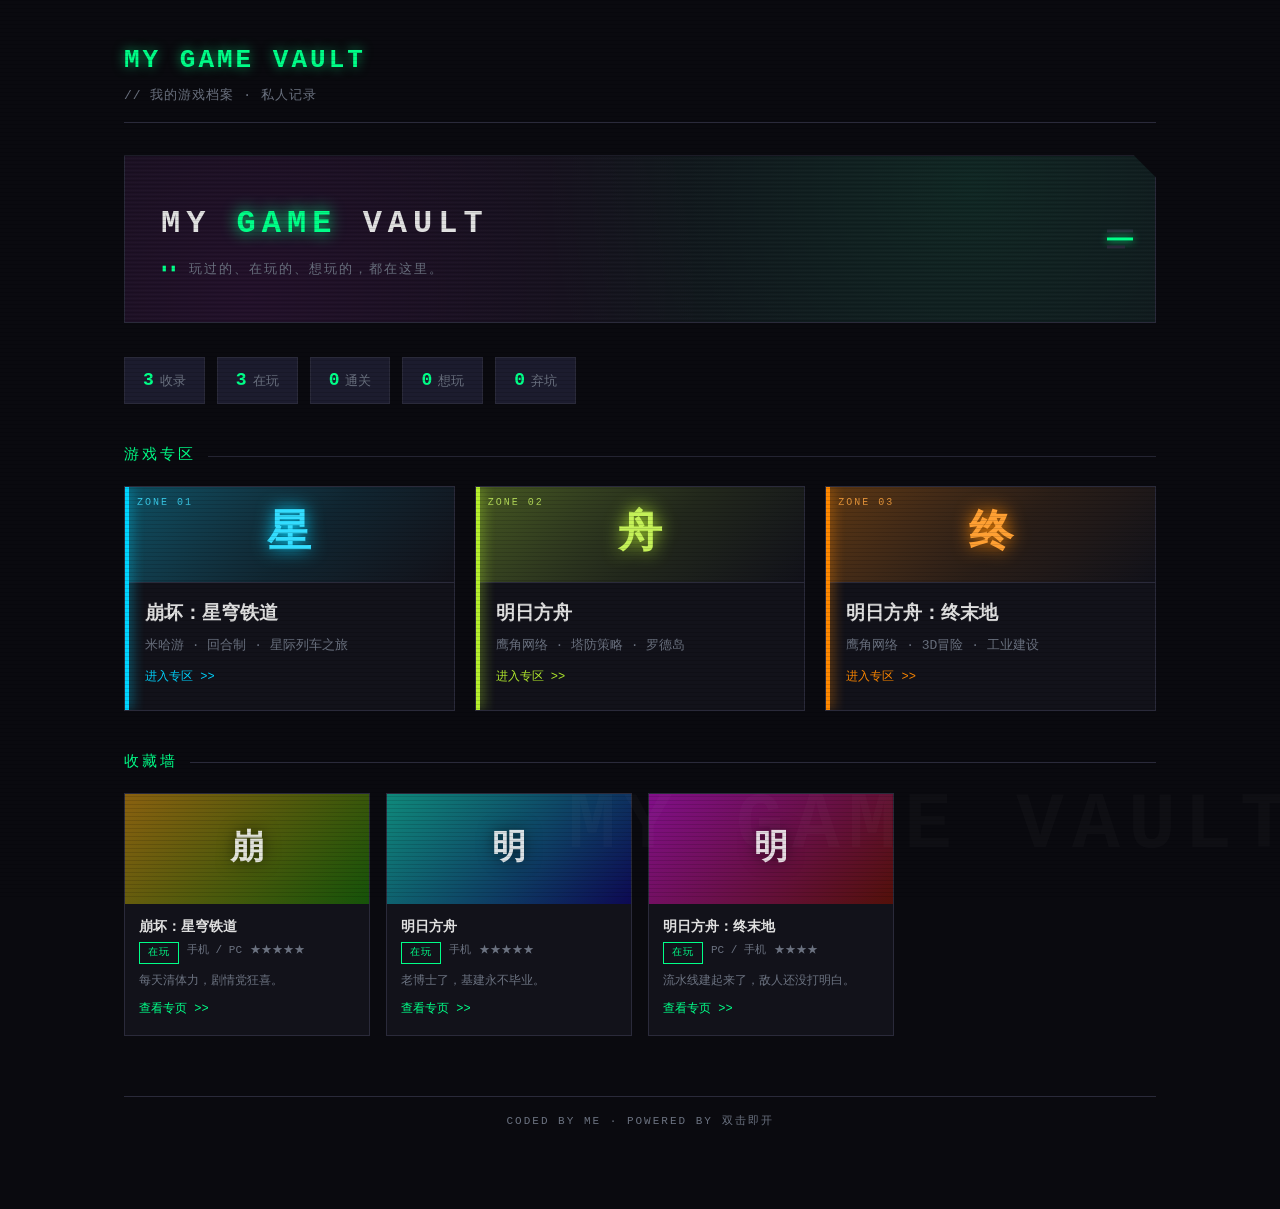
<file: index.html>
<!DOCTYPE html>
<html lang="zh-CN">
<head>
  <meta charset="UTF-8">
  <meta name="viewport" content="width=device-width, initial-scale=1.0">
  <title>我的游戏档案</title>
  <link rel="stylesheet" href="style.css">
</head>
<body>
  <div class="wrap">

    <div class="topbar">
      <div>
        <h1>MY GAME VAULT</h1>
        <div class="subtitle">// 我的游戏档案 · 私人记录</div>
      </div>
    </div>

    <!-- 站点横幅 -->
    <div class="hero-banner">
      <h2>MY <span>GAME</span> VAULT</h2>
      <div class="tagline">玩过的、在玩的、想玩的，都在这里。</div>
      <div class="hud"><i></i><i></i><i></i></div>
    </div>

    <!-- 统计（由下面的脚本自动计算，不用手动改） -->
    <div class="stats" id="stats"></div>

    <!-- ===== 游戏专区 ===== -->
    <div class="sec-title">游戏专区</div>
    <div class="zones">
      <a class="zone" href="hsr.html" style="--z:#00d4ff">
        <div class="zcover"><div class="ztag">ZONE 01</div><div class="zglyph">星</div></div>
        <div class="zbody">
          <h2>崩坏：星穹铁道</h2>
          <p>米哈游 · 回合制 · 星际列车之旅</p>
          <span class="go">进入专区 &gt;&gt;</span>
        </div>
      </a>
      <a class="zone" href="arknights.html" style="--z:#b5ee2e">
        <div class="zcover"><div class="ztag">ZONE 02</div><div class="zglyph">舟</div></div>
        <div class="zbody">
          <h2>明日方舟</h2>
          <p>鹰角网络 · 塔防策略 · 罗德岛</p>
          <span class="go">进入专区 &gt;&gt;</span>
        </div>
      </a>
      <a class="zone" href="endfield.html" style="--z:#ff8800">
        <div class="zcover"><div class="ztag">ZONE 03</div><div class="zglyph">终</div></div>
        <div class="zbody">
          <h2>明日方舟：终末地</h2>
          <p>鹰角网络 · 3D冒险 · 工业建设</p>
          <span class="go">进入专区 &gt;&gt;</span>
        </div>
      </a>
    </div>

    <!-- ===== 收藏墙（数据在 games.js 里改） ===== -->
    <div class="sec-title">收藏墙</div>
    <div class="wall" id="wall"></div>

    <footer>CODED BY ME · POWERED BY 双击即开</footer>
  </div>

  <script src="games.js"></script>
  <script>
    const statusText = { playing: "在玩", done: "已通关", wish: "想玩", dropped: "弃坑" };
    // 每个游戏自动生成一个好看的渐变色（按名字哈希）
    function gradient(name) {
      let h = 0;
      for (const c of name) h = (h * 31 + c.charCodeAt(0)) % 360;
      return `linear-gradient(135deg, hsl(${h} 80% 30%), hsl(${(h + 70) % 360} 80% 18%))`;
    }

    // 统计
    const count = s => games.filter(g => g.status === s).length;
    document.getElementById("stats").innerHTML = `
      <div class="stat"><b>${games.length}</b>收录</div>
      <div class="stat"><b>${count("playing")}</b>在玩</div>
      <div class="stat"><b>${count("done")}</b>通关</div>
      <div class="stat"><b>${count("wish")}</b>想玩</div>
      <div class="stat"><b>${count("dropped")}</b>弃坑</div>`;

    // 收藏墙
    document.getElementById("wall").innerHTML = games.map(g => `
      <div class="gcard">
        <div class="cover" style="background:${gradient(g.name)}">
          ${g.cover ? `<img src="${g.cover}" alt="${g.name}">` : g.name[0]}
        </div>
        <div class="info">
          <div class="gname">${g.name}</div>
          <div class="meta">
            <span class="badge badge-${g.status}">${statusText[g.status]}</span>
            <span>${g.platform}</span>
            <span>${"★".repeat(g.rating) || "未评分"}</span>
          </div>
          ${g.comment ? `<div class="comment">${g.comment}</div>` : ""}
          ${g.page ? `<a class="link" href="${g.page}">查看专页 &gt;&gt;</a>` : ""}
        </div>
      </div>`).join("");
  </script>
</body>
</html>
</file>
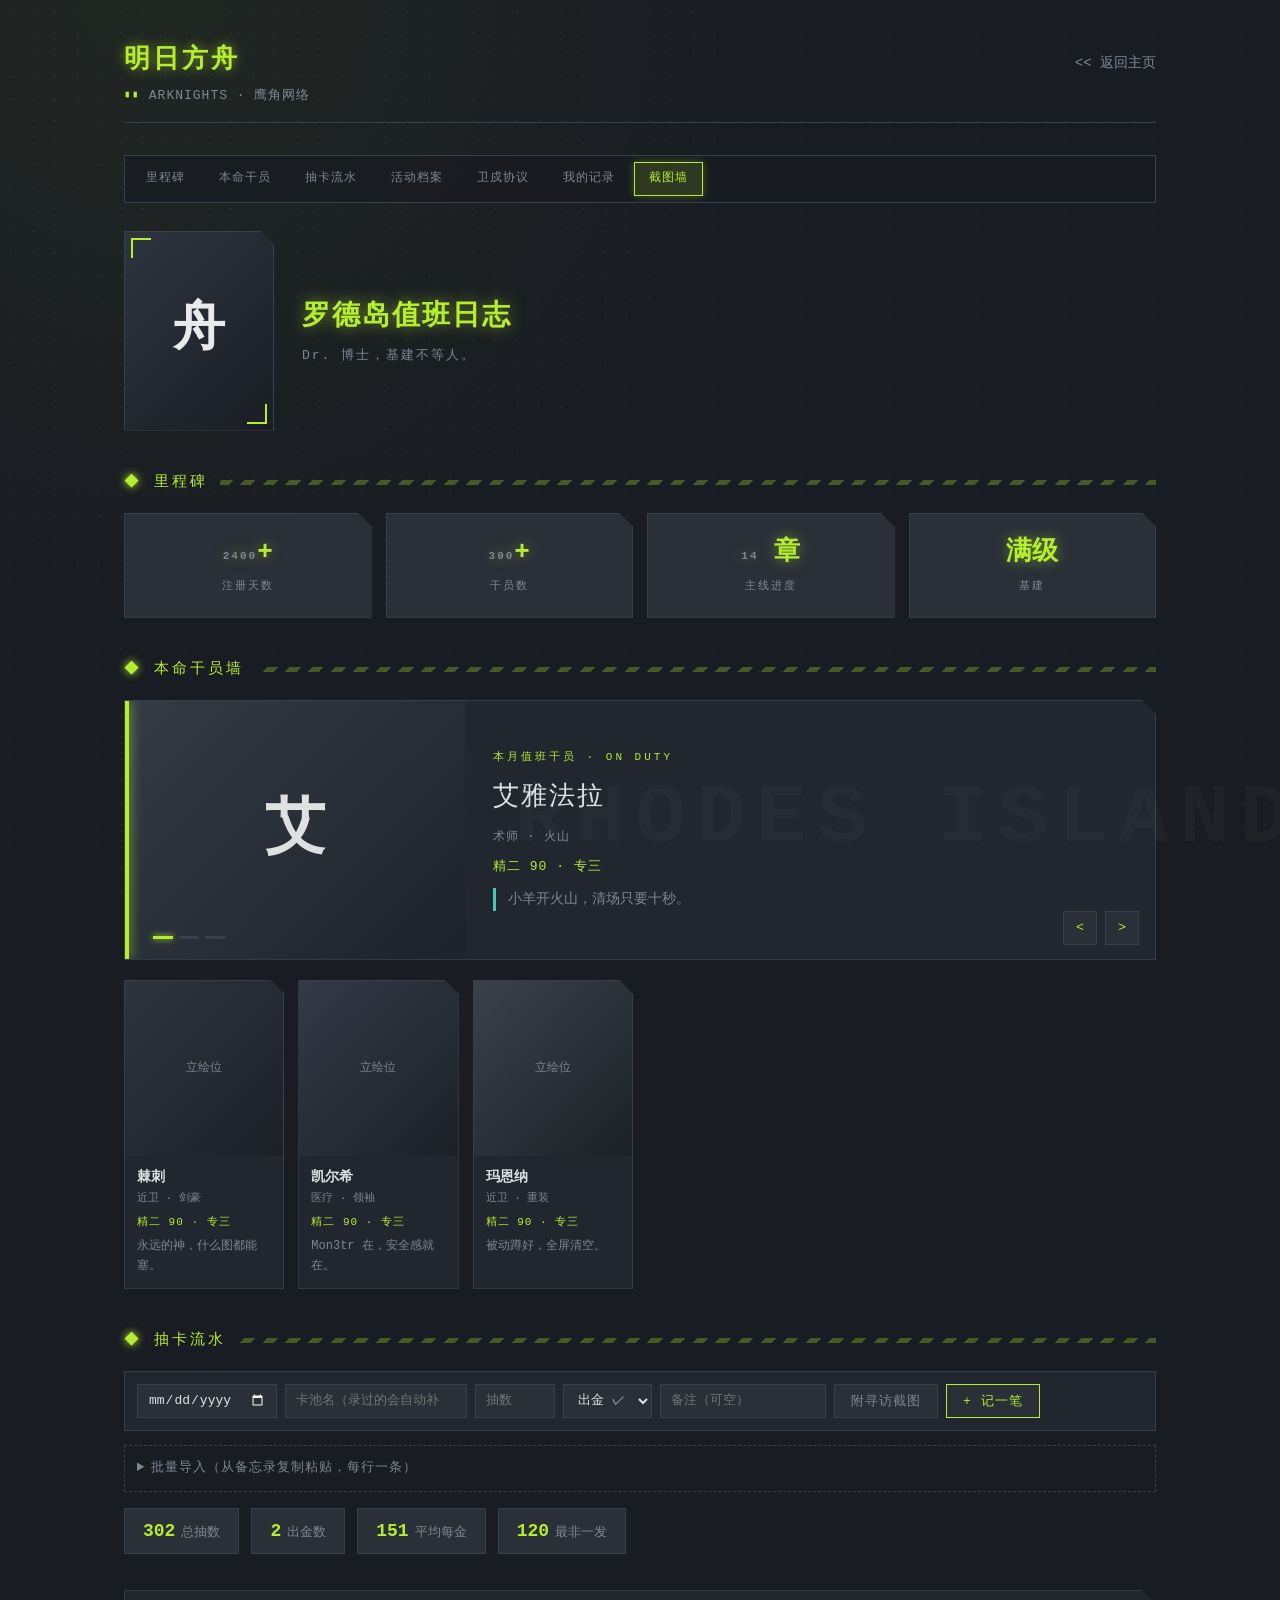
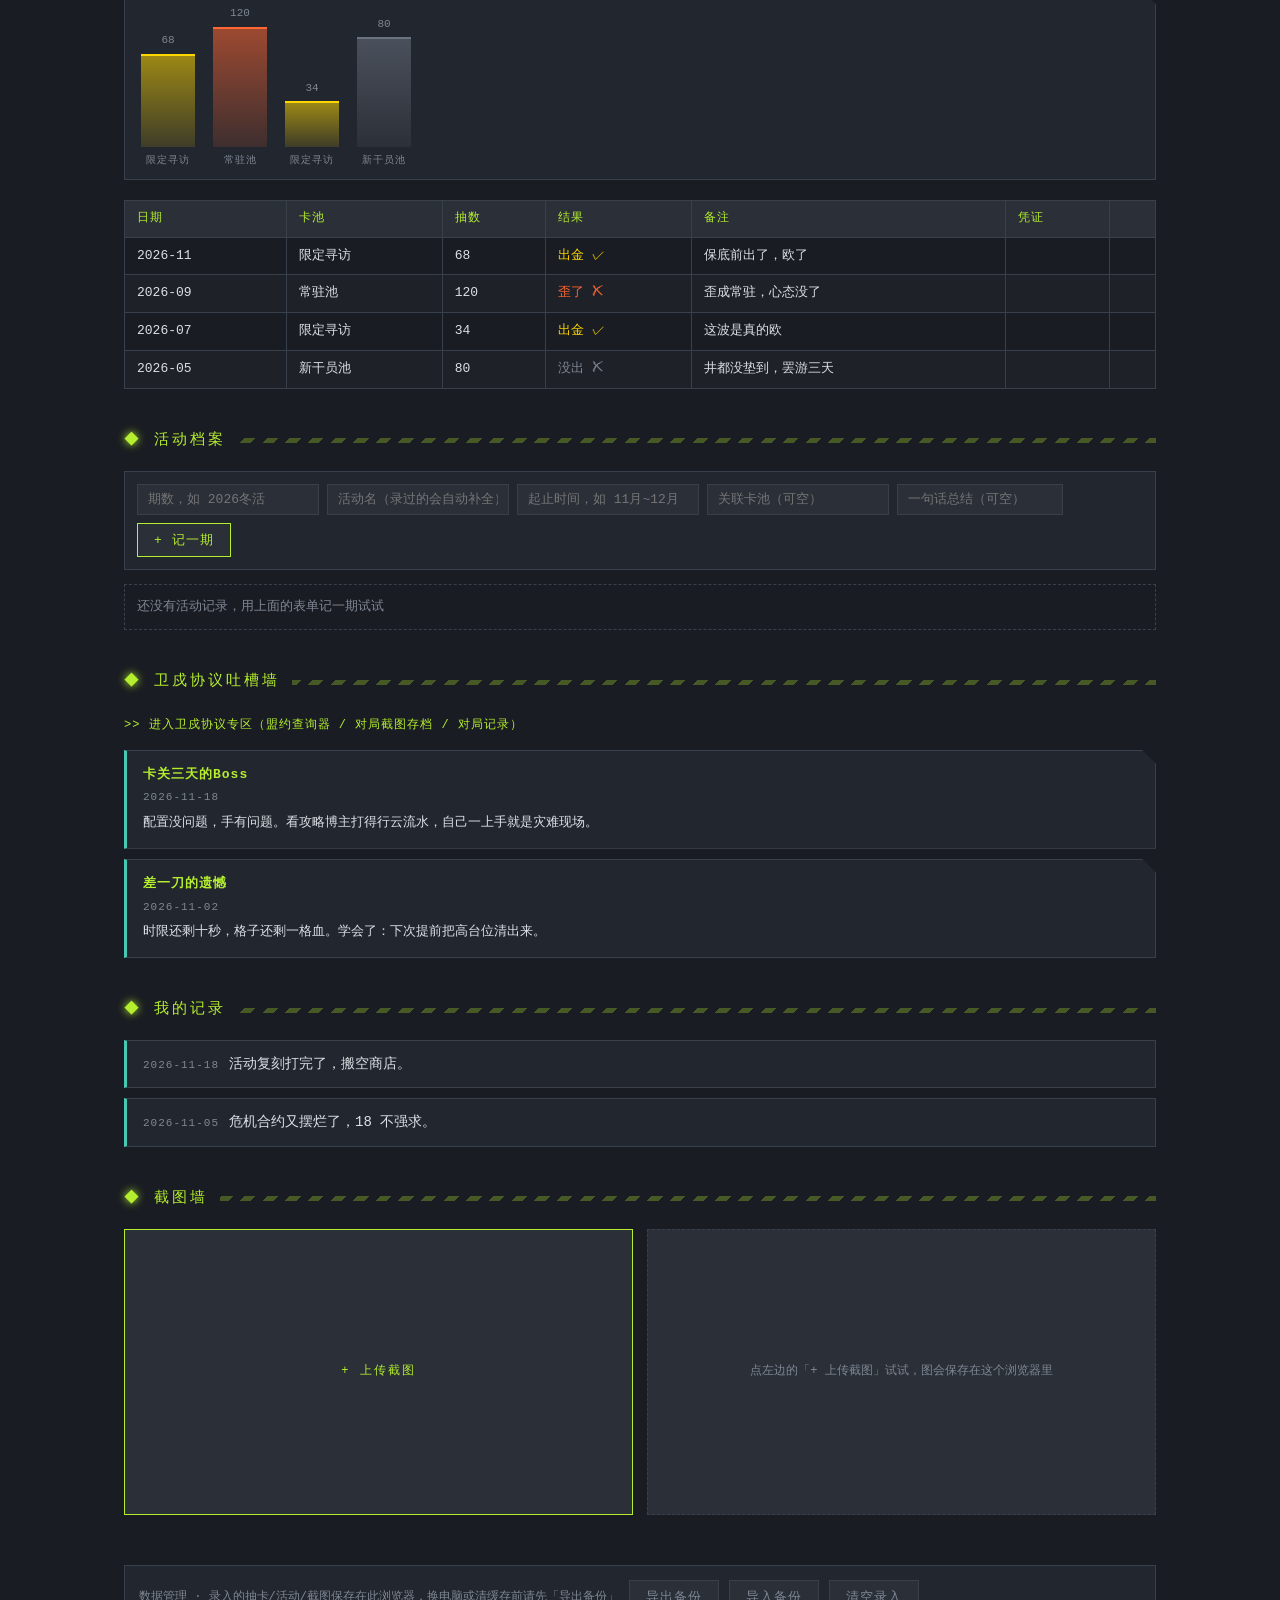
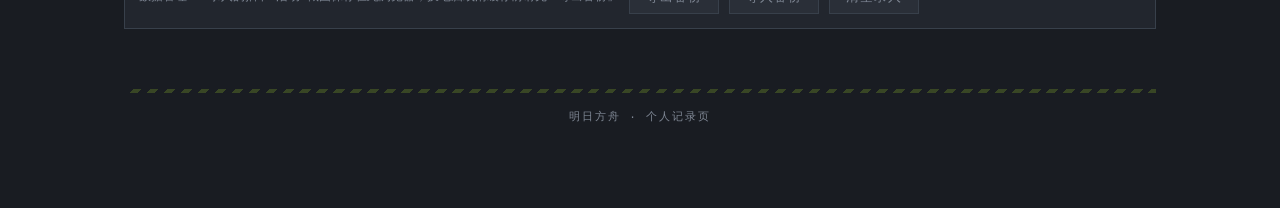
<file: arknights.html>
<!DOCTYPE html>
<html lang="zh-CN">
<head>
  <meta charset="UTF-8">
  <meta name="viewport" content="width=device-width, initial-scale=1.0">
  <title>明日方舟 - 我的游戏档案</title>
  <link rel="stylesheet" href="style.css">
</head>
<body class="theme-ak">
  <div class="wrap">

    <div class="topbar">
      <div>
        <h1>明日方舟</h1>
        <div class="subtitle">ARKNIGHTS · 鹰角网络</div>
      </div>
      <a class="back" href="index.html">&lt;&lt; 返回主页</a>
    </div>

    <!-- ===== 板块导航条（滚动到对应板块会自动高亮） ===== -->
    <nav class="pagenav" id="pagenav">
      <a href="#milestones">里程碑</a>
      <a href="#ops">本命干员</a>
      <a href="#gacha">抽卡流水</a>
      <a href="#events">活动档案</a>
      <a href="#rant">卫戍协议</a>
      <a href="#notes">我的记录</a>
      <a href="#shots">截图墙</a>
    </nav>

    <div class="hero">
      <!-- 想换封面图：把图片放进 covers 文件夹，然后改成 <img src="covers/ak.jpg"> -->
      <div class="poster" style="background:linear-gradient(135deg,#2e343e,#1a1d24)">舟</div>
      <div>
        <h2>罗德岛值班日志</h2>
        <div class="en">Dr. 博士，基建不等人。</div>
      </div>
    </div>

    <!-- ===== 里程碑（数字自动从0滚动） ===== -->
    <section id="milestones">
      <div class="sec-title">里程碑</div>
      <div class="milestones" id="ms"></div>
    </section>

    <!-- ===== 本命干员 ===== -->
    <section id="ops">
      <div class="sec-title">本命干员墙</div>

      <!-- 本月值班干员（大卡轮播，数据在页面底部 script 的 featured 里改） -->
      <div class="featured" id="featured"></div>

      <div class="ops">
        <!-- 加一个干员：复制一个整段 <div class="op">...</div> 改内容
             立绘：把图片放进 covers 文件夹，把占位 div 换成 <img src="covers/干员名.jpg"> -->
        <div class="op">
          <div class="art" style="background:linear-gradient(135deg,#2e343e,#1c2128)">立绘位</div>
          <div class="opinfo">
            <div class="opname">棘刺</div>
            <div class="opclass">近卫 · 剑豪</div>
            <div class="lv">精二 90 · 专三</div>
            <div class="opfav">永远的神，什么图都能塞。</div>
          </div>
        </div>
        <div class="op">
          <div class="art" style="background:linear-gradient(135deg,#333a46,#1c2128)">立绘位</div>
          <div class="opinfo">
            <div class="opname">凯尔希</div>
            <div class="opclass">医疗 · 领袖</div>
            <div class="lv">精二 90 · 专三</div>
            <div class="opfav">Mon3tr 在，安全感就在。</div>
          </div>
        </div>
        <div class="op">
          <div class="art" style="background:linear-gradient(135deg,#3a4148,#1c2128)">立绘位</div>
          <div class="opinfo">
            <div class="opname">玛恩纳</div>
            <div class="opclass">近卫 · 重装</div>
            <div class="lv">精二 90 · 专三</div>
            <div class="opfav">被动蹲好，全屏清空。</div>
          </div>
        </div>
      </div>
    </section>

    <!-- ===== 抽卡流水（表单录入，数据保存在浏览器里；想改示例数据才动底部 script 里的数组） ===== -->
    <section id="gacha">
      <div class="sec-title">抽卡流水</div>

      <form class="addform" id="gform">
        <input type="date" id="gf_date" required>
        <input type="text" id="gf_pool" placeholder="卡池名（录过的会自动补全）" list="poolList" required>
        <input type="number" id="gf_pulls" placeholder="抽数" min="1" required>
        <select id="gf_result">
          <option value="gold">出金 ✓</option>
          <option value="off">歪了 ✗</option>
          <option value="miss">没出 ✗</option>
        </select>
        <input type="text" id="gf_note" placeholder="备注（可空）" size="18">
        <input type="file" id="gf_shot" accept="image/*" hidden>
        <button class="btn ghost" type="button" id="gf_shotbtn">附寻访截图</button>
        <button class="btn" type="submit">+ 记一笔</button>
      </form>

      <details class="importbox">
        <summary>批量导入（从备忘录复制粘贴，每行一条）</summary>
        <textarea id="gbulk" placeholder="每行一条，竖线分隔：日期|卡池|抽数|结果(gold/off/miss)|备注可空&#10;例：2026-03|限定寻访|96|gold|大保底出"></textarea>
        <button class="btn ghost" id="gbulk_btn" type="button">导入</button>
        <span id="gbulk_msg"></span>
      </details>

      <div class="stats" id="gstats"></div>
      <div class="chart" id="chart"></div>
      <table class="gtable">
        <thead>
          <tr><th>日期</th><th>卡池</th><th>抽数</th><th>结果</th><th>备注</th><th>凭证</th><th></th></tr>
        </thead>
        <tbody id="gbody"></tbody>
      </table>
    </section>

    <!-- ===== 活动档案（每期活动一条，页面上直接录） ===== -->
    <section id="events">
      <div class="sec-title">活动档案</div>

      <form class="addform" id="eform">
        <input type="text" id="ef_phase" placeholder="期数，如 2026冬活" required>
        <input type="text" id="ef_name" placeholder="活动名（录过的会自动补全）" list="eventList" required>
        <input type="text" id="ef_time" placeholder="起止时间，如 11月~12月">
        <input type="text" id="ef_pool" placeholder="关联卡池（可空）" list="poolList">
        <input type="text" id="ef_sum" placeholder="一句话总结（可空）" size="18">
        <button class="btn" type="submit">+ 记一期</button>
      </form>

      <div id="eventlist"></div>
    </section>

    <!-- ===== 卫戍协议吐槽墙（复制一个 <div class="rant"> 就能加新吐槽） ===== -->
    <section id="rant">
      <div class="sec-title">卫戍协议吐槽墙</div>
      <a class="go-zone" href="garrison.html">&gt;&gt; 进入卫戍协议专区（盟约查询器 / 对局截图存档 / 对局记录）</a>
      <div class="rant">
        <div class="rt">卡关三天的Boss</div>
        <div class="rd">2026-11-18</div>
        <div class="rb">配置没问题，手有问题。看攻略博主打得行云流水，自己一上手就是灾难现场。</div>
      </div>
      <div class="rant">
        <div class="rt">差一刀的遗憾</div>
        <div class="rd">2026-11-02</div>
        <div class="rb">时限还剩十秒，格子还剩一格血。学会了：下次提前把高台位清出来。</div>
      </div>
    </section>

    <!-- ===== 我的记录（复制一个 <li> 就能加新记录） ===== -->
    <section id="notes">
      <div class="sec-title">我的记录</div>
      <ul class="notes">
        <li><span class="date">2026-11-18</span>活动复刻打完了，搬空商店。</li>
        <li><span class="date">2026-11-05</span>危机合约又摆烂了，18 不强求。</li>
      </ul>
    </section>

    <!-- ===== 截图墙（点 + 上传截图，保存在浏览器里；上传后悬停可删除） ===== -->
    <section id="shots">
      <div class="sec-title">截图墙</div>
      <div class="shots" id="shotgrid"></div>
      <input type="file" id="shotfile" accept="image/*" multiple hidden>
    </section>

    <!-- ===== 数据管理（录入的数据都存在此浏览器，清缓存前先导出备份） ===== -->
    <div class="databar">
      <span>数据管理 · 录入的抽卡/活动/截图保存在此浏览器，换电脑或清缓存前请先「导出备份」</span>
      <button class="btn ghost" id="exp_btn" type="button">导出备份</button>
      <button class="btn ghost" id="imp_btn" type="button">导入备份</button>
      <button class="btn ghost" id="clr_btn" type="button">清空录入</button>
      <input type="file" id="imp_file" accept=".json" hidden>
    </div>

    <footer>明日方舟 · 个人记录页</footer>
  </div>

  <!-- 点击小图时的大图层 -->
  <div id="lightbox"><img alt=""></div>

  <!-- 自动补全候选（内容由脚本自动维护） -->
  <datalist id="poolList"></datalist>
  <datalist id="eventList"></datalist>

  <script>
    // ==================== 浏览器本地存取 ====================
    const store = {
      get(key, def) { try { return JSON.parse(localStorage.getItem(key)) ?? def } catch { return def } },
      set(key, val) { localStorage.setItem(key, JSON.stringify(val)); },
    };
    const K_GACHA = "ak_gacha", K_EVENTS = "ak_events", K_SHOTS = "ak_shots";

    // ==================== 自动补全候选维护 ====================
    function refreshDatalist(id, values) {
      document.getElementById(id).innerHTML =
        [...new Set(values.filter(Boolean))].map(v => `<option value="${v}">`).join("");
    }

    // ==================== 里程碑数据 ====================
    // target 填数字（会自动滚动），纯文字的用 text 字段
    const miles = [
      { target: 2400, suffix: "+",  label: "注册天数" },
      { target: 300,  suffix: "+",  label: "干员数" },
      { target: 14,   suffix: " 章", label: "主线进度" },
      { text: "满级",               label: "基建" },
    ];
    document.getElementById("ms").innerHTML = miles.map(m => `
      <div class="mile">
        <b>${m.text !== undefined ? m.text : `<span class="num" data-target="${m.target}">0</span>${m.suffix}`}</b>
        <span>${m.label}</span>
      </div>`).join("");

    const easeOut = p => 1 - Math.pow(1 - p, 3);
    function rollNum(el) {
      const target = +el.dataset.target, dur = 1400, t0 = performance.now();
      (function step(now) {
        const p = Math.min(1, (now - t0) / dur);
        el.textContent = Math.round(target * easeOut(p));
        if (p < 1) requestAnimationFrame(step);
      })(t0);
    }
    const numIO = new IntersectionObserver(es => es.forEach(e => {
      if (e.isIntersecting) { rollNum(e.target); numIO.unobserve(e.target); }
    }), { threshold: 0.4 });
    document.querySelectorAll(".num").forEach(el => numIO.observe(el));

    // ==================== 本月值班干员（大卡轮播） ====================
    // 加一个干员就在数组里加一项；art 填立绘路径如 "covers/羊.jpg"，留空显示占位字
    const featured = [
      { name: "艾雅法拉", cls: "术师 · 火山", lv: "精二 90 · 专三", quote: "小羊开火山，清场只要十秒。", bg: "linear-gradient(135deg,#343b45,#1e222a)", art: "" },
      { name: "史尔特尔", cls: "近卫 · 熔火", lv: "精二 90 · 专三", quote: "黄昏降临，Boss 蒸发。", bg: "linear-gradient(135deg,#3d3a33,#1e1d18)", art: "" },
      { name: "浊心斯卡蒂", cls: "辅助 · 涌潮", lv: "精二 90 · 专三", quote: "红蒂一挂，全队永动。", bg: "linear-gradient(135deg,#2c333d,#1a1f27)", art: "" },
    ];
    const featBox = document.getElementById("featured");
    let fi = 0, featTimer;

    function renderFeatured() {
      const f = featured[fi];
      featBox.innerHTML = `
        <div class="fart" style="background:${f.bg}">
          ${f.art ? `<img src="${f.art}" alt="${f.name}">` : `<div class="ph">${f.name[0]}</div>`}
        </div>
        <div class="finfo">
          <div class="ftag">本月值班干员 · ON DUTY</div>
          <div class="fname">${f.name}</div>
          <div class="fcls">${f.cls}</div>
          <div class="flv">${f.lv}</div>
          <div class="fquote">${f.quote}</div>
        </div>
        <div class="fdots">${featured.map((_, i) => `<i class="${i === fi ? "on" : ""}" data-i="${i}"></i>`).join("")}</div>
        <div class="fnav">
          <button data-d="-1">&lt;</button>
          <button data-d="1">&gt;</button>
        </div>`;
    }
    function nextFeat(d) { fi = (fi + d + featured.length) % featured.length; renderFeatured(); }
    featBox.addEventListener("click", e => {
      const btn = e.target.closest("[data-d]"), dot = e.target.closest("[data-i]");
      if (btn) nextFeat(+btn.dataset.d);
      if (dot) { fi = +dot.dataset.i; renderFeatured(); }
    });
    function autoFeat() { clearInterval(featTimer); featTimer = setInterval(() => nextFeat(1), 6000); }
    renderFeatured();
    autoFeat();

    // ==================== 抽卡流水 ====================
    // 下面是初始示例数据（只在想改示例时动它）；平时直接在页面上方的表单里录，
    // 表单录入的记录保存在浏览器 localStorage，统计/柱状图/表格全部自动重算
    // result 只能填 "gold"（出金）、"off"（歪了）、"miss"（没出）
    const baseGacha = [
      { date: "2026-11", pool: "限定寻访", pulls: 68,  result: "gold", note: "保底前出了，欧了" },
      { date: "2026-09", pool: "常驻池",   pulls: 120, result: "off",  note: "歪成常驻，心态没了" },
      { date: "2026-07", pool: "限定寻访", pulls: 34,  result: "gold", note: "这波是真的欧" },
      { date: "2026-05", pool: "新干员池", pulls: 80,  result: "miss", note: "井都没垫到，罢游三天" },
    ];
    const labels = { gold: "出金 ✓", off: "歪了 ✗", miss: "没出 ✗" };
    const cls    = { gold: "gold", off: "off", miss: "miss" };
    const colors = { gold: "#ffd700", off: "#ff6633", miss: "#6b7280" };

    let extraGacha = store.get(K_GACHA, []);
    let events = store.get(K_EVENTS, []);

    function renderGacha() {
      const all = [...extraGacha, ...baseGacha];
      refreshDatalist("poolList", [...all.map(g => g.pool), ...events.map(e => e.pool)]);

      const total = all.reduce((s, g) => s + g.pulls, 0);
      const gold  = all.filter(g => g.result === "gold").length;
      const luck  = gold ? Math.round(total / gold) : "—";
      const worst = Math.max(...all.map(g => g.pulls));
      document.getElementById("gstats").innerHTML = `
        <div class="stat"><b>${total}</b>总抽数</div>
        <div class="stat"><b>${gold}</b>出金数</div>
        <div class="stat"><b>${luck}</b>平均每金</div>
        <div class="stat"><b>${worst}</b>最非一发</div>`;

      const maxPulls = Math.max(...all.map(g => g.pulls));
      document.getElementById("chart").innerHTML = all.map((g, i) => `
        <div class="bar" title="${g.date} ${g.pool} ${g.pulls}抽">
          <div class="num">${g.pulls}</div>
          <div class="col" style="--c:${colors[g.result]}; height:${Math.round(g.pulls / maxPulls * 100)}%; animation-delay:${i * 90}ms"></div>
          <div class="pool">${g.pool}</div>
        </div>`).join("");

      document.getElementById("gbody").innerHTML = all.map((g, i) => `
        <tr>
          <td>${g.date}</td>
          <td>${g.pool}</td>
          <td>${g.pulls}</td>
          <td class="${cls[g.result]}">${labels[g.result]}</td>
          <td>${g.note}</td>
          <td>${g.shot ? `<img class="ev" src="${g.shot}" alt="寻访截图" title="点击放大">` : ""}</td>
          <td class="opcol">${i < extraGacha.length ? `<button class="rowdel" data-i="${i}" title="删除这条">✕</button>` : ""}</td>
        </tr>`).join("");
    }
    renderGacha();

    // 单条录入（可附一张寻访记录截图）
    let pendingShot = null;
    const gfShotBtn = document.getElementById("gf_shotbtn");
    document.getElementById("gf_shotbtn").addEventListener("click", () => document.getElementById("gf_shot").click());
    document.getElementById("gf_shot").addEventListener("change", async e => {
      if (!e.target.files[0]) return;
      try {
        pendingShot = await compress(e.target.files[0]);
        gfShotBtn.textContent = "已附截图 ✓";
      } catch { alert("这张图读不出来，换一张试试"); }
      e.target.value = "";
    });

    document.getElementById("gform").addEventListener("submit", e => {
      e.preventDefault();
      extraGacha.unshift({
        date:   document.getElementById("gf_date").value,
        pool:   document.getElementById("gf_pool").value.trim(),
        pulls:  +document.getElementById("gf_pulls").value,
        result: document.getElementById("gf_result").value,
        note:   document.getElementById("gf_note").value.trim(),
        shot:   pendingShot || "",
      });
      store.set(K_GACHA, extraGacha);
      e.target.reset();
      pendingShot = null;
      gfShotBtn.textContent = "附寻访截图";
      renderGacha();
    });

    // 删除单条录入的记录（悬停行尾出现 ✕）
    document.getElementById("gbody").addEventListener("click", e => {
      const del = e.target.closest(".rowdel");
      if (del && confirm("删除这条抽卡记录？（示例数据不可删）")) {
        extraGacha.splice(+del.dataset.i, 1);
        store.set(K_GACHA, extraGacha);
        renderGacha();
      }
    });

    // 批量导入：每行一条，竖线分隔 日期|卡池|抽数|结果|备注
    document.getElementById("gbulk_btn").addEventListener("click", () => {
      const lines = document.getElementById("gbulk").value.trim().split("\n").filter(Boolean);
      let ok = 0, bad = 0;
      for (const line of lines) {
        const [date, pool, pulls, result, note] = line.split("|").map(s => (s || "").trim());
        if (date && pool && +pulls > 0 && ["gold", "off", "miss"].includes(result)) {
          extraGacha.unshift({ date, pool, pulls: +pulls, result, note: note || "" });
          ok++;
        } else bad++;
      }
      store.set(K_GACHA, extraGacha);
      document.getElementById("gbulk").value = "";
      document.getElementById("gbulk_msg").textContent = `导入 ${ok} 条` + (bad ? `，跳过格式错误的 ${bad} 条` : "");
      renderGacha();
    });

    // ==================== 活动档案 ====================
    function renderEvents() {
      refreshDatalist("eventList", events.map(e => e.name));
      refreshDatalist("poolList", [...baseGacha.map(g => g.pool), ...extraGacha.map(g => g.pool), ...events.map(e => e.pool)]);
      document.getElementById("eventlist").innerHTML = events.map((ev, i) => `
        <div class="event">
          <div class="ephase">${ev.phase}</div>
          <div class="ebody">
            <div class="ename">${ev.name}<span class="etime">${ev.time}</span></div>
            ${ev.pool ? `<div class="epool">关联卡池：${ev.pool}</div>` : ""}
            ${ev.sum ? `<div class="esum">${ev.sum}</div>` : ""}
          </div>
          <button class="rowdel" data-ev="${i}" title="删除这期">✕</button>
        </div>`).join("") || `<div class="importbox">还没有活动记录，用上面的表单记一期试试</div>`;
    }
    renderEvents();

    document.getElementById("eform").addEventListener("submit", e => {
      e.preventDefault();
      events.unshift({
        phase: document.getElementById("ef_phase").value.trim(),
        name:  document.getElementById("ef_name").value.trim(),
        time:  document.getElementById("ef_time").value.trim(),
        pool:  document.getElementById("ef_pool").value.trim(),
        sum:   document.getElementById("ef_sum").value.trim(),
      });
      store.set(K_EVENTS, events);
      e.target.reset();
      renderEvents();
    });
    document.getElementById("eventlist").addEventListener("click", e => {
      const del = e.target.closest(".rowdel");
      if (del && confirm("删除这期活动记录？")) {
        events.splice(+del.dataset.ev, 1);
        store.set(K_EVENTS, events);
        renderEvents();
      }
    });

    // ==================== 截图墙 ====================
    let shots = store.get(K_SHOTS, []);
    const shotGrid = document.getElementById("shotgrid");
    const shotFile = document.getElementById("shotfile");

    function renderShots() {
      shotGrid.innerHTML = `
        <label class="shot up" for="shotfile">+ 上传截图</label>
        ${shots.map((s, i) => `
          <div class="shot"><img src="${s}" alt="截图${i + 1}">
            <button class="del" data-i="${i}" title="删除">✕</button>
          </div>`).join("")}
        ${shots.length === 0 ? `<div class="shot">点左边的「+ 上传截图」试试，图会保存在这个浏览器里</div>` : ""}`;
    }
    renderShots();

    shotGrid.addEventListener("click", e => {
      const del = e.target.closest(".del");
      if (del && confirm("确定删除这张截图吗？")) {
        shots.splice(+del.dataset.i, 1);
        store.set(K_SHOTS, shots);
        renderShots();
      }
    });

    // 图片压缩后再存（避免占满浏览器存储）：最长边压到 1280，JPEG 82% 质量
    function compress(file) {
      return new Promise((resolve, reject) => {
        const img = new Image();
        img.onload = () => {
          const scale = Math.min(1, 1280 / Math.max(img.width, img.height));
          const c = document.createElement("canvas");
          c.width = Math.round(img.width * scale);
          c.height = Math.round(img.height * scale);
          c.getContext("2d").drawImage(img, 0, 0, c.width, c.height);
          resolve(c.toDataURL("image/jpeg", 0.82));
        };
        img.onerror = reject;
        img.src = URL.createObjectURL(file);
      });
    }
    shotFile.addEventListener("change", async () => {
      for (const f of shotFile.files) {
        try { shots.push(await compress(f)); }
        catch { alert("这张图读不出来，换一张试试"); }
      }
      try {
        store.set(K_SHOTS, shots);
      } catch {
        alert("浏览器存储快满了，删几张旧截图再传");
        shots = store.get(K_SHOTS, []);
      }
      shotFile.value = "";
      renderShots();
    });

    // ==================== 大图查看层（点缩略图放大，点任意处关闭） ====================
    const lightbox = document.getElementById("lightbox");
    document.addEventListener("click", e => {
      const ev = e.target.closest(".ev, .evimg");
      if (ev) {
        lightbox.querySelector("img").src = ev.src;
        lightbox.classList.add("on");
        return;
      }
      if (e.target.closest("#lightbox")) lightbox.classList.remove("on");
    });

    // ==================== 数据备份（导出/导入/清空） ====================
    document.getElementById("exp_btn").addEventListener("click", () => {
      const blob = new Blob([JSON.stringify({ gacha: extraGacha, events, shots }, null, 2)], { type: "application/json" });
      const a = document.createElement("a");
      a.href = URL.createObjectURL(blob);
      a.download = "arknights-backup.json";
      a.click();
      URL.revokeObjectURL(a.href);
    });
    document.getElementById("imp_btn").addEventListener("click", () => document.getElementById("imp_file").click());
    document.getElementById("imp_file").addEventListener("change", e => {
      const fr = new FileReader();
      fr.onload = () => {
        try {
          const data = JSON.parse(fr.result);
          if (Array.isArray(data.gacha)) { extraGacha = data.gacha; store.set(K_GACHA, extraGacha); }
          if (Array.isArray(data.events)) { events = data.events; store.set(K_EVENTS, events); }
          if (Array.isArray(data.shots)) { shots = data.shots; store.set(K_SHOTS, shots); }
          renderGacha();
          renderEvents();
          renderShots();
          alert("备份已恢复");
        } catch { alert("备份文件格式不对，选导出时下载的那个 json"); }
      };
      fr.readAsText(e.target.files[0]);
      e.target.value = "";
    });
    document.getElementById("clr_btn").addEventListener("click", () => {
      if (!confirm("清空所有页面录入的抽卡记录、活动档案和上传的截图？（初始示例数据不受影响）")) return;
      localStorage.removeItem(K_GACHA);
      localStorage.removeItem(K_EVENTS);
      localStorage.removeItem(K_SHOTS);
      extraGacha = []; events = []; shots = [];
      renderGacha();
      renderEvents();
      renderShots();
    });

    // ==================== 导航条滚动高亮 ====================
    const navLinks = [...document.querySelectorAll("#pagenav a")];
    const secIO = new IntersectionObserver(es => es.forEach(e => {
      if (e.isIntersecting) {
        navLinks.forEach(l => l.classList.toggle("active", l.hash === "#" + e.target.id));
      }
    }), { rootMargin: "-25% 0px -65% 0px" });
    document.querySelectorAll("section[id]").forEach(s => secIO.observe(s));
  </script>
</body>
</html>
</file>
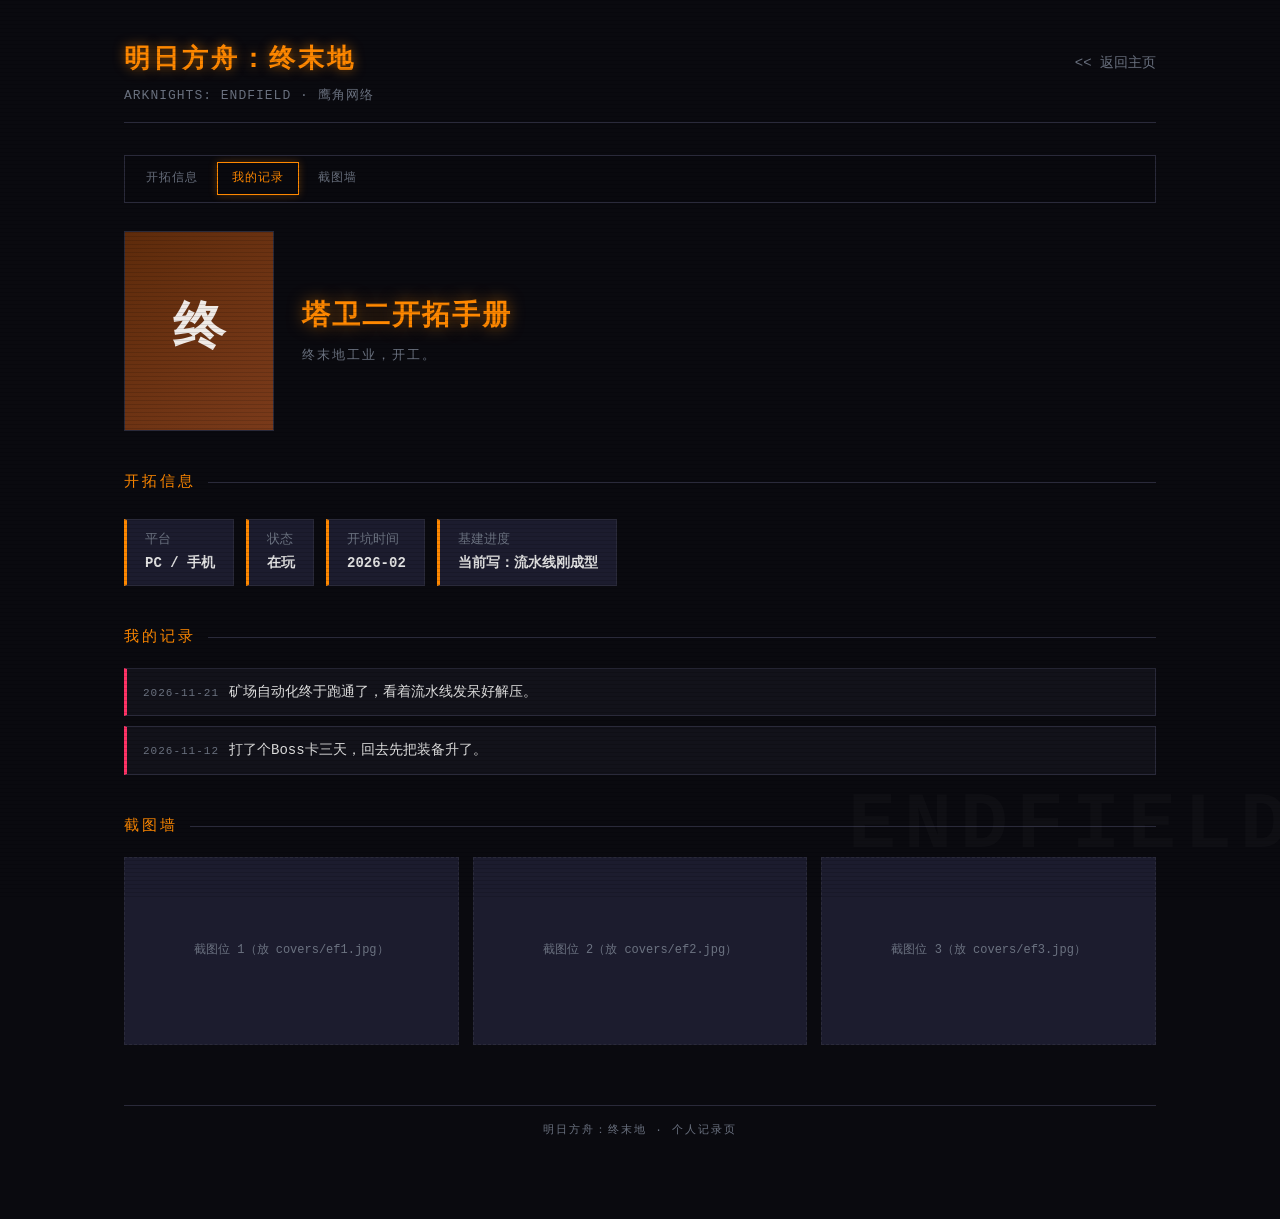
<file: endfield.html>
<!DOCTYPE html>
<html lang="zh-CN">
<head>
  <meta charset="UTF-8">
  <meta name="viewport" content="width=device-width, initial-scale=1.0">
  <title>明日方舟：终末地 - 我的游戏档案</title>
  <link rel="stylesheet" href="style.css">
</head>
<body class="theme-endfield">
  <div class="wrap">

    <div class="topbar">
      <div>
        <h1>明日方舟：终末地</h1>
        <div class="subtitle">ARKNIGHTS: ENDFIELD · 鹰角网络</div>
      </div>
      <a class="back" href="index.html">&lt;&lt; 返回主页</a>
    </div>

    <!-- ===== 板块导航条（滚动到对应板块会自动高亮） ===== -->
    <nav class="pagenav" id="pagenav">
      <a href="#facts">开拓信息</a>
      <a href="#notes">我的记录</a>
      <a href="#shots">截图墙</a>
    </nav>

    <div class="hero">
      <!-- 想换封面图：把图片放进 covers 文件夹，然后改成 <img src="covers/endfield.jpg"> -->
      <div class="poster" style="background:linear-gradient(135deg,#5e2b0b,#7a3a1a)">终</div>
      <div>
        <h2>塔卫二开拓手册</h2>
        <div class="en">终末地工业，开工。</div>
      </div>
    </div>

    <!-- ===== 开拓信息（这些信息直接改文字就行） ===== -->
    <section id="facts">
      <div class="sec-title">开拓信息</div>
      <div class="facts">
        <div class="fact">平台<b>PC / 手机</b></div>
        <div class="fact">状态<b>在玩</b></div>
        <div class="fact">开坑时间<b>2026-02</b></div>
        <div class="fact">基建进度<b>当前写：流水线刚成型</b></div>
      </div>
    </section>

    <!-- ===== 我的记录（加一条记录就复制一个 <li>...</li> 改内容） ===== -->
    <section id="notes">
      <div class="sec-title">我的记录</div>
      <ul class="notes">
        <li><span class="date">2026-11-21</span>矿场自动化终于跑通了，看着流水线发呆好解压。</li>
        <li><span class="date">2026-11-12</span>打了个Boss卡三天，回去先把装备升了。</li>
      </ul>
    </section>

    <!-- ===== 截图墙 ===== -->
    <section id="shots">
      <div class="sec-title">截图墙</div>
      <div class="shots">
        <!-- 想放截图：把图片放进 covers 文件夹，然后改成 <img src="covers/ef1.jpg"> -->
        <div class="shot">截图位 1（放 covers/ef1.jpg）</div>
        <div class="shot">截图位 2（放 covers/ef2.jpg）</div>
        <div class="shot">截图位 3（放 covers/ef3.jpg）</div>
      </div>
    </section>

    <footer>明日方舟：终末地 · 个人记录页</footer>
  </div>

  <script>
    // ==================== 导航条滚动高亮 ====================
    const navLinks = [...document.querySelectorAll("#pagenav a")];
    const secIO = new IntersectionObserver(es => es.forEach(e => {
      if (e.isIntersecting) {
        navLinks.forEach(l => l.classList.toggle("active", l.hash === "#" + e.target.id));
      }
    }), { rootMargin: "-25% 0px -65% 0px" });
    document.querySelectorAll("section[id]").forEach(s => secIO.observe(s));
  </script>
</body>
</html>
</file>
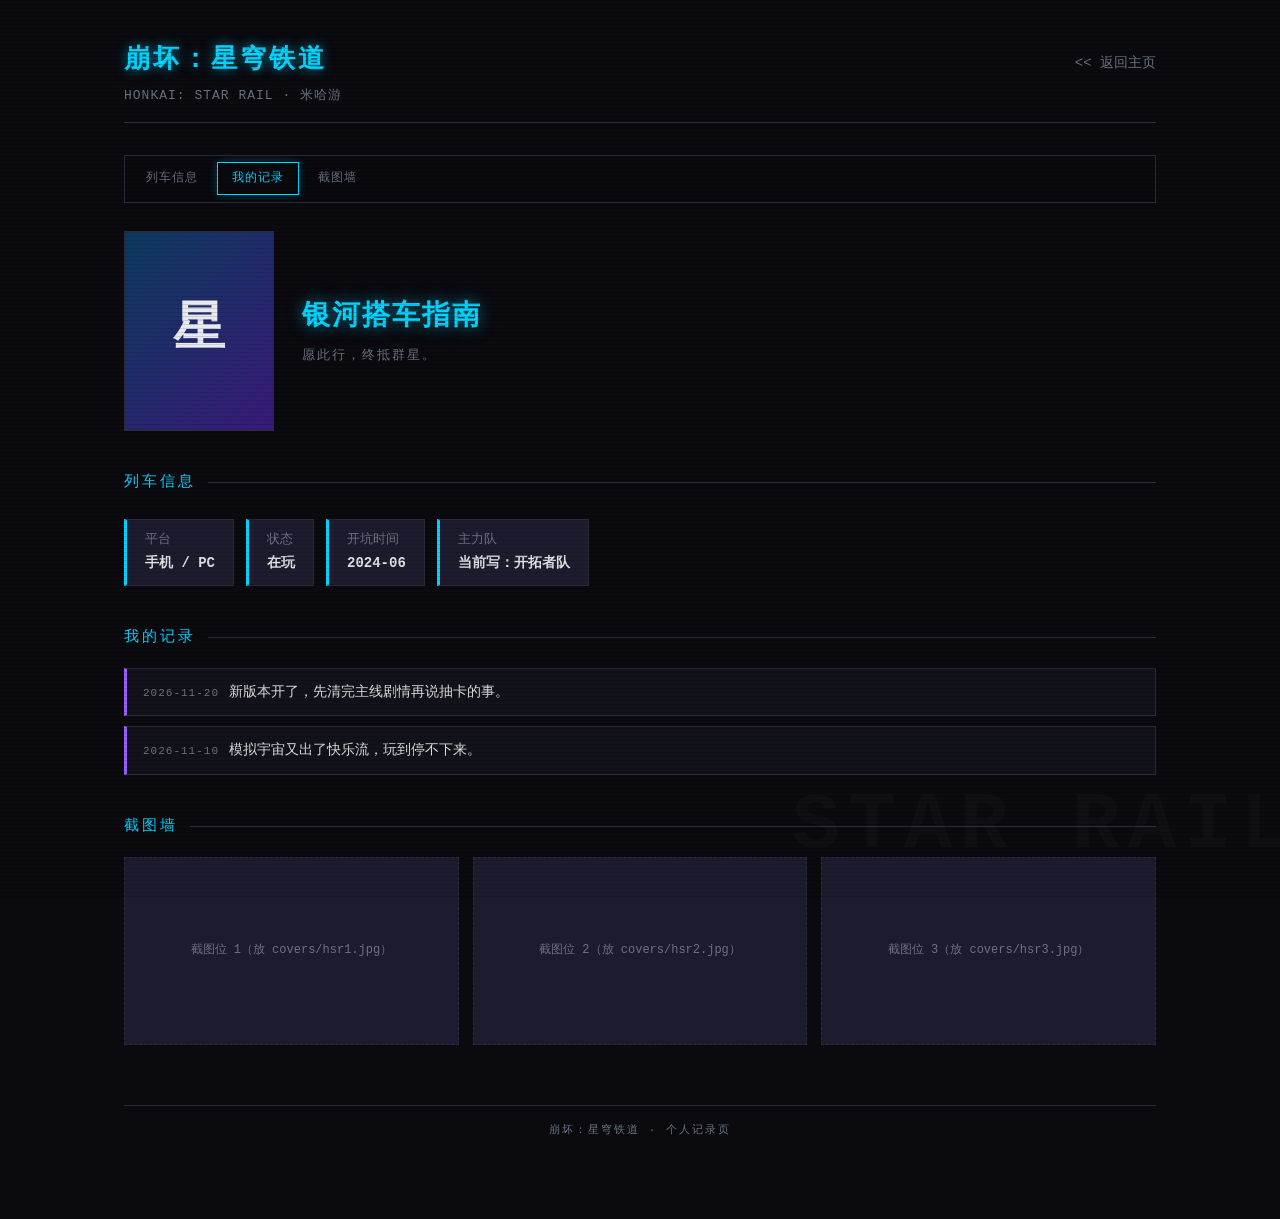
<file: hsr.html>
<!DOCTYPE html>
<html lang="zh-CN">
<head>
  <meta charset="UTF-8">
  <meta name="viewport" content="width=device-width, initial-scale=1.0">
  <title>崩坏：星穹铁道 - 我的游戏档案</title>
  <link rel="stylesheet" href="style.css">
</head>
<body class="theme-hsr">
  <div class="wrap">

    <div class="topbar">
      <div>
        <h1>崩坏：星穹铁道</h1>
        <div class="subtitle">HONKAI: STAR RAIL · 米哈游</div>
      </div>
      <a class="back" href="index.html">&lt;&lt; 返回主页</a>
    </div>

    <!-- ===== 板块导航条（滚动到对应板块会自动高亮） ===== -->
    <nav class="pagenav" id="pagenav">
      <a href="#facts">列车信息</a>
      <a href="#notes">我的记录</a>
      <a href="#shots">截图墙</a>
    </nav>

    <div class="hero">
      <!-- 想换封面图：把图片放进 covers 文件夹，然后改成 <img src="covers/hsr.jpg"> -->
      <div class="poster" style="background:linear-gradient(135deg,#0b3a5e,#3a1a7a)">星</div>
      <div>
        <h2>银河搭车指南</h2>
        <div class="en">愿此行，终抵群星。</div>
      </div>
    </div>

    <!-- ===== 列车信息（这些信息直接改文字就行） ===== -->
    <section id="facts">
      <div class="sec-title">列车信息</div>
      <div class="facts">
        <div class="fact">平台<b>手机 / PC</b></div>
        <div class="fact">状态<b>在玩</b></div>
        <div class="fact">开坑时间<b>2024-06</b></div>
        <div class="fact">主力队<b>当前写：开拓者队</b></div>
      </div>
    </section>

    <!-- ===== 我的记录（加一条记录就复制一个 <li>...</li> 改内容） ===== -->
    <section id="notes">
      <div class="sec-title">我的记录</div>
      <ul class="notes">
        <li><span class="date">2026-11-20</span>新版本开了，先清完主线剧情再说抽卡的事。</li>
        <li><span class="date">2026-11-10</span>模拟宇宙又出了快乐流，玩到停不下来。</li>
      </ul>
    </section>

    <!-- ===== 截图墙 ===== -->
    <section id="shots">
      <div class="sec-title">截图墙</div>
      <div class="shots">
        <!-- 想放截图：把图片放进 covers 文件夹，然后改成 <img src="covers/hsr1.jpg"> -->
        <div class="shot">截图位 1（放 covers/hsr1.jpg）</div>
        <div class="shot">截图位 2（放 covers/hsr2.jpg）</div>
        <div class="shot">截图位 3（放 covers/hsr3.jpg）</div>
      </div>
    </section>

    <footer>崩坏：星穹铁道 · 个人记录页</footer>
  </div>

  <script>
    // ==================== 导航条滚动高亮 ====================
    const navLinks = [...document.querySelectorAll("#pagenav a")];
    const secIO = new IntersectionObserver(es => es.forEach(e => {
      if (e.isIntersecting) {
        navLinks.forEach(l => l.classList.toggle("active", l.hash === "#" + e.target.id));
      }
    }), { rootMargin: "-25% 0px -65% 0px" });
    document.querySelectorAll("section[id]").forEach(s => secIO.observe(s));
  </script>
</body>
</html>
</file>
<file: style.css>
/* ===== 我的游戏档案 - 全站共用样式 ===== */

:root {
  --bg: #0a0a0f;
  --card: #12121a;
  --muted: #1c1c2e;
  --text: #e0e0e0;
  --text-dim: #6b7280;
  --border: #2a2a3a;
  --accent: #00ff88;
  --accent2: #ff00ff;
}

/* 每个页面的主题色 */
body.theme-hsr     { --accent: #00d4ff; --accent2: #9d5cff; }
/* 明日方舟专区：游戏内UI风（深灰蓝底 + 酸性绿点缀 + 工业点阵底纹） */
body.theme-ak      {
  --accent: #b5ee2e;
  --accent2: #46c8b2;
  --bg: #191c22;
  --card: #22262e;
  --muted: #2a2f38;
  --text: #dde1e6;
  --text-dim: #7f8794;
  --border: #38404b;
  background:
    radial-gradient(circle at 12% 0%, rgba(181, 238, 46, 0.05), transparent 42%),
    radial-gradient(rgba(255, 255, 255, 0.04) 1px, transparent 1.4px),
    var(--bg);
  background-size: auto, 22px 22px, auto;
  background-attachment: fixed;
}
/* 工业底纹下关闭 CRT 扫描线，画面更干净 */
body.theme-ak::before { display: none; }
body.theme-endfield{ --accent: #ff8800; --accent2: #ff3366; }

* { margin: 0; padding: 0; box-sizing: border-box; }

body {
  background: var(--bg);
  color: var(--text);
  font-family: "JetBrains Mono", "Fira Code", Consolas, monospace;
  line-height: 1.6;
  min-height: 100vh;
}

/* 顶部装饰扫描线 */
body::before {
  content: "";
  position: fixed;
  inset: 0;
  pointer-events: none;
  background: repeating-linear-gradient(
    0deg, transparent 0 3px, rgba(0, 0, 0, 0.12) 3px 4px);
  z-index: 999;
}

.wrap { max-width: 1080px; margin: 0 auto; padding: 40px 24px 80px; }

/* ===== 顶栏 ===== */
.topbar {
  display: flex;
  align-items: baseline;
  justify-content: space-between;
  gap: 16px;
  border-bottom: 1px solid var(--border);
  padding-bottom: 16px;
  margin-bottom: 32px;
}

h1 {
  font-family: "Orbitron", Consolas, monospace;
  font-size: 26px;
  letter-spacing: 3px;
  color: var(--accent);
  text-shadow: 0 0 12px color-mix(in srgb, var(--accent) 60%, transparent);
}

.topbar .back {
  color: var(--text-dim);
  text-decoration: none;
  font-size: 14px;
  transition: color 150ms;
}
.topbar .back:hover { color: var(--accent); }

.subtitle { color: var(--text-dim); font-size: 13px; margin-top: 4px; letter-spacing: 1px; }

/* ===== 统计条 ===== */
.stats {
  display: flex;
  flex-wrap: wrap;
  gap: 12px;
  margin-bottom: 36px;
}
.stat {
  background: var(--muted);
  border: 1px solid var(--border);
  padding: 8px 18px;
  font-size: 13px;
  color: var(--text-dim);
}
.stat b { color: var(--accent); font-size: 18px; margin-right: 6px; }

/* ===== 专区入口卡片（主页） ===== */
.zones { display: grid; grid-template-columns: repeat(auto-fit, minmax(280px, 1fr)); gap: 20px; }

.zone {
  position: relative;
  display: block;
  text-decoration: none;
  background: var(--card);
  border: 1px solid var(--border);
  padding: 26px 24px 22px;
  overflow: hidden;
  transition: transform 150ms cubic-bezier(0.4, 0, 0.2, 1), border-color 150ms;
}
.zone:hover {
  transform: translateY(-4px);
  border-color: var(--z, var(--accent));
  box-shadow: 0 8px 30px color-mix(in srgb, var(--z, var(--accent)) 22%, transparent);
}
.zone::after {
  content: "";
  position: absolute;
  top: 0; left: 0;
  width: 4px; height: 100%;
  background: var(--z, var(--accent));
  box-shadow: 0 0 14px var(--z, var(--accent));
}
.zone .tag {
  font-size: 11px;
  letter-spacing: 2px;
  color: var(--z, var(--accent));
}
.zone h2 {
  font-family: "Orbitron", Consolas, monospace;
  font-size: 20px;
  margin: 8px 0 6px;
  color: var(--text);
}
.zone p { font-size: 13px; color: var(--text-dim); }
.zone .go {
  display: inline-block;
  margin-top: 14px;
  font-size: 12px;
  color: var(--z, var(--accent));
}
.zone .glyph {
  position: absolute;
  right: 10px; bottom: 4px;
  font-size: 64px;
  font-weight: 700;
  color: color-mix(in srgb, var(--z, var(--accent)) 14%, transparent);
  user-select: none;
}

/* ===== 区块标题 ===== */
.sec-title {
  font-family: "Orbitron", Consolas, monospace;
  font-size: 15px;
  letter-spacing: 3px;
  color: var(--accent);
  margin: 40px 0 18px;
  display: flex;
  align-items: center;
  gap: 12px;
}
.sec-title::after { content: ""; flex: 1; height: 1px; background: var(--border); }

/* ===== 收藏卡片墙 ===== */
.wall { display: grid; grid-template-columns: repeat(auto-fill, minmax(200px, 1fr)); gap: 16px; }

.gcard {
  background: var(--card);
  border: 1px solid var(--border);
  transition: transform 150ms, border-color 150ms;
}
.gcard:hover { transform: translateY(-3px); border-color: var(--accent); }

.gcard .cover {
  height: 110px;
  display: flex;
  align-items: center;
  justify-content: center;
  font-family: "Orbitron", Consolas, monospace;
  font-size: 34px;
  font-weight: 700;
  color: rgba(255, 255, 255, 0.85);
  text-shadow: 0 0 16px rgba(0, 0, 0, 0.6);
}
.gcard .cover img { width: 100%; height: 100%; object-fit: cover; }

.gcard .info { padding: 12px 14px 14px; }
.gcard .gname { font-size: 14px; font-weight: bold; }
.gcard .meta { font-size: 11px; color: var(--text-dim); margin-top: 4px; display: flex; gap: 8px; flex-wrap: wrap; }
.gcard .comment { font-size: 12px; color: var(--text-dim); margin-top: 8px; }
.gcard .link { display: inline-block; margin-top: 8px; font-size: 12px; color: var(--accent); text-decoration: none; }
.gcard .link:hover { text-shadow: 0 0 8px var(--accent); }

/* 状态徽章 */
.badge {
  font-size: 10px;
  padding: 2px 8px;
  letter-spacing: 1px;
  border: 1px solid;
}
.badge-playing { color: #00ff88; border-color: #00ff88; }
.badge-done    { color: #00d4ff; border-color: #00d4ff; }
.badge-wish    { color: #ff00ff; border-color: #ff00ff; }
.badge-dropped { color: #ff3366; border-color: #ff3366; }

/* ===== 专页内容 ===== */
.hero {
  display: flex;
  gap: 28px;
  align-items: center;
  margin-bottom: 8px;
}
.hero .poster {
  width: 150px; height: 200px;
  flex: none;
  display: flex;
  align-items: center;
  justify-content: center;
  font-family: "Orbitron", Consolas, monospace;
  font-size: 52px;
  font-weight: 700;
  color: rgba(255, 255, 255, 0.9);
  border: 1px solid var(--border);
}
.hero .poster img { width: 100%; height: 100%; object-fit: cover; }
.hero h2 {
  font-family: "Orbitron", Consolas, monospace;
  font-size: 28px;
  letter-spacing: 2px;
  color: var(--accent);
  text-shadow: 0 0 16px color-mix(in srgb, var(--accent) 55%, transparent);
}
.hero .en { color: var(--text-dim); font-size: 13px; letter-spacing: 2px; margin-top: 6px; }

.facts {
  display: flex;
  flex-wrap: wrap;
  gap: 12px;
  margin: 24px 0 8px;
}
.fact {
  background: var(--muted);
  border: 1px solid var(--border);
  border-left: 3px solid var(--accent);
  padding: 10px 18px;
  font-size: 13px;
  color: var(--text-dim);
}
.fact b { display: block; color: var(--text); font-size: 14px; margin-top: 2px; }

.notes { list-style: none; }
.notes li {
  padding: 12px 16px;
  border: 1px solid var(--border);
  border-left: 3px solid var(--accent2);
  background: var(--card);
  margin-bottom: 10px;
  font-size: 14px;
}
.notes .date { color: var(--text-dim); font-size: 11px; letter-spacing: 1px; margin-right: 10px; }

.shots { display: grid; grid-template-columns: repeat(auto-fit, minmax(220px, 1fr)); gap: 14px; }
.shot {
  aspect-ratio: 16 / 9;
  border: 1px dashed var(--border);
  background: var(--muted);
  display: flex;
  align-items: center;
  justify-content: center;
  color: var(--text-dim);
  font-size: 12px;
  overflow: hidden;
}
.shot img { width: 100%; height: 100%; object-fit: cover; }

/* 页脚 */
footer {
  margin-top: 60px;
  border-top: 1px solid var(--border);
  padding-top: 16px;
  color: var(--text-dim);
  font-size: 11px;
  letter-spacing: 2px;
  text-align: center;
}

/* 呼吸光效果（标题） */
@keyframes breathe {
  0%, 100% { text-shadow: 0 0 8px color-mix(in srgb, var(--accent) 40%, transparent); }
  50%      { text-shadow: 0 0 22px color-mix(in srgb, var(--accent) 80%, transparent); }
}
h1, .hero h2 { animation: breathe 4s ease-in-out infinite; }

@media (prefers-reduced-motion: reduce) {
  h1, .hero h2 { animation: none; }
  * { transition: none !important; }
}
/* ===== 里程碑数据 ===== */
.milestones { display: grid; grid-template-columns: repeat(auto-fit, minmax(140px, 1fr)); gap: 14px; }
.mile {
  background: var(--muted);
  border: 1px solid var(--border);
  padding: 18px 12px;
  text-align: center;
}
.mile b {
  display: block;
  font-family: "Orbitron", Consolas, monospace;
  font-size: 26px;
  color: var(--accent);
  text-shadow: 0 0 14px color-mix(in srgb, var(--accent) 50%, transparent);
}
.mile span { font-size: 11px; color: var(--text-dim); letter-spacing: 2px; }

/* ===== 本命干员墙 ===== */
.ops { display: grid; grid-template-columns: repeat(auto-fill, minmax(150px, 1fr)); gap: 14px; }
.op {
  background: var(--card);
  border: 1px solid var(--border);
  transition: transform 150ms, border-color 150ms;
}
.op:hover { transform: translateY(-3px); border-color: var(--accent); }
.op .art {
  height: 175px;
  display: flex;
  align-items: center;
  justify-content: center;
  color: var(--text-dim);
  font-size: 12px;
  overflow: hidden;
}
.op .art img { width: 100%; height: 100%; object-fit: cover; object-position: top; }
.op .opinfo { padding: 10px 12px 12px; }
.op .opname { font-size: 14px; font-weight: bold; }
.op .opclass { font-size: 11px; color: var(--text-dim); margin-top: 2px; }
.op .lv { font-size: 11px; color: var(--accent); margin-top: 6px; letter-spacing: 1px; }
.op .opfav { font-size: 12px; color: var(--text-dim); margin-top: 6px; }

/* ===== 抽卡流水 ===== */
.gtable { width: 100%; border-collapse: collapse; font-size: 13px; }
.gtable th, .gtable td {
  border: 1px solid var(--border);
  padding: 8px 12px;
  text-align: left;
}
.gtable th {
  background: var(--muted);
  color: var(--accent);
  font-weight: normal;
  font-size: 12px;
  letter-spacing: 1px;
}
.gtable tr:hover td { background: color-mix(in srgb, var(--accent) 6%, transparent); }
.gold { color: #ffd700; }
.off  { color: #ff6633; }
.miss { color: var(--text-dim); }

/* ===== 卫戍协议吐槽墙 ===== */
.rant {
  border: 1px solid var(--border);
  border-left: 3px solid var(--accent2);
  background: var(--card);
  padding: 14px 16px;
  margin-bottom: 10px;
}
.rant .rt { color: var(--accent); font-size: 13px; font-weight: bold; letter-spacing: 1px; }
.rant .rd { color: var(--text-dim); font-size: 11px; margin: 4px 0 6px; letter-spacing: 1px; }
.rant .rb { font-size: 13px; }
/* ===== 板块导航条 ===== */
.pagenav {
  position: sticky;
  top: 0;
  z-index: 100;
  display: flex;
  gap: 4px;
  padding: 6px;
  margin-bottom: 28px;
  border: 1px solid var(--border);
  background: color-mix(in srgb, var(--bg) 85%, transparent);
  backdrop-filter: blur(8px);
  overflow-x: auto;
}
.pagenav a {
  color: var(--text-dim);
  font-size: 12px;
  letter-spacing: 1px;
  text-decoration: none;
  padding: 6px 14px;
  white-space: nowrap;
  border: 1px solid transparent;
  transition: all 150ms;
}
.pagenav a:hover { color: var(--accent); }
.pagenav a.active {
  color: var(--accent);
  border-color: var(--accent);
  box-shadow: 0 0 8px color-mix(in srgb, var(--accent) 30%, transparent);
}
section[id] { scroll-margin-top: 70px; }

/* ===== 值班干员大卡（轮播） ===== */
.featured {
  position: relative;
  display: flex;
  min-height: 260px;
  margin-bottom: 20px;
  border: 1px solid var(--border);
  background: var(--card);
  overflow: hidden;
}
.featured .fart { width: 340px; flex: none; overflow: hidden; }
.featured .fart .ph {
  width: 100%; height: 100%;
  display: flex; align-items: center; justify-content: center;
  font-family: "Orbitron", Consolas, monospace;
  font-size: 60px; font-weight: 700;
  color: rgba(255, 255, 255, 0.85);
}
.featured .fart img { width: 100%; height: 100%; object-fit: cover; object-position: top; }
.featured .finfo {
  flex: 1;
  padding: 28px;
  display: flex;
  flex-direction: column;
  justify-content: center;
  gap: 10px;
  animation: fadein 400ms ease-out;
}
@keyframes fadein { from { opacity: 0; transform: translateY(8px); } }
.featured .ftag { font-size: 11px; letter-spacing: 3px; color: var(--accent); }
.featured .fname { font-family: "Orbitron", Consolas, monospace; font-size: 26px; letter-spacing: 2px; }
.featured .fcls { font-size: 12px; color: var(--text-dim); letter-spacing: 1px; }
.featured .flv { font-size: 13px; color: var(--accent); letter-spacing: 1px; }
.featured .fquote { font-size: 14px; color: var(--text-dim); border-left: 3px solid var(--accent2); padding-left: 12px; }
.featured .fnav { position: absolute; right: 16px; bottom: 14px; display: flex; gap: 8px; }
.featured .fnav button {
  width: 34px; height: 34px;
  background: var(--muted);
  border: 1px solid var(--border);
  color: var(--accent);
  cursor: pointer;
  font-family: inherit;
  transition: all 150ms;
}
.featured .fnav button:hover { border-color: var(--accent); box-shadow: 0 0 8px color-mix(in srgb, var(--accent) 40%, transparent); }
.featured .fdots { position: absolute; left: 28px; bottom: 20px; display: flex; gap: 6px; }
.featured .fdots i {
  width: 20px; height: 3px;
  background: var(--border);
  cursor: pointer;
}
.featured .fdots i.on { background: var(--accent); box-shadow: 0 0 6px var(--accent); }

/* 干员小卡：hover 立绘放大特写 */
.op .art img { transition: transform 300ms cubic-bezier(0.4, 0, 0.2, 1); }
.op:hover .art img { transform: scale(1.12); }

/* ===== 抽卡柱状图 ===== */
.chart {
  display: flex;
  align-items: flex-end;
  gap: 18px;
  height: 190px;
  padding: 14px 16px 10px;
  margin-bottom: 20px;
  border: 1px solid var(--border);
  background: var(--card);
  overflow-x: auto;
}
.bar {
  flex: none;
  width: 54px;
  height: 100%;
  display: flex;
  flex-direction: column;
  align-items: center;
  justify-content: flex-end;
}
.bar .col {
  width: 100%;
  min-height: 6px;
  border-top: 2px solid var(--c);
  background: linear-gradient(180deg, color-mix(in srgb, var(--c) 55%, transparent), transparent 130%);
  animation: grow 700ms cubic-bezier(0.4, 0, 0.2, 1) backwards;
}
@keyframes grow { from { height: 0; } }
.bar .num { font-size: 11px; color: var(--text-dim); margin-bottom: 4px; }
.bar .pool { font-size: 10px; color: var(--text-dim); margin-top: 6px; letter-spacing: 1px; white-space: nowrap; }

/* ===== 里程碑数字 ===== */
.mile b { font-variant-numeric: tabular-nums; }

/* ===== 罗德岛工业风（仅明日方舟专区生效） ===== */
/* 警戒条纹分隔线 */
.theme-ak .sec-title::after {
  content: "";
  flex: 1;
  height: 5px;
  background: repeating-linear-gradient(
    -45deg,
    color-mix(in srgb, var(--accent) 65%, transparent) 0 8px,
    transparent 8px 16px);
  opacity: 0.45;
}
/* 菱形装饰 */
.theme-ak .sec-title::before { content: "◆"; color: var(--accent); text-shadow: 0 0 8px var(--accent); }
/* 卡片斜切角 */
.theme-ak .op,
.theme-ak .mile,
.theme-ak .rant,
.theme-ak .fact,
.theme-ak .chart,
.theme-ak .featured,
.theme-ak .hero .poster,
.theme-ak .gcard {
  clip-path: polygon(0 0, calc(100% - 14px) 0, 100% 14px, 100% 100%, 0 100%);
}
/* 副标题装饰符号 */
.theme-ak .topbar .subtitle::before { content: "▮▮ "; color: var(--accent); }

/* ---- 二次打磨：质感与细节 ---- */
/* 右下角大字水印（工业海报感） */
body.theme-ak::after {
  content: "RHODES ISLAND";
  position: fixed;
  right: -20px;
  bottom: 14px;
  font-family: "Orbitron", Consolas, monospace;
  font-size: 84px;
  font-weight: 700;
  letter-spacing: 10px;
  color: rgba(221, 225, 230, 0.03);
  pointer-events: none;
  user-select: none;
  z-index: 0;
}
/* 卡片悬停提亮（斜切角下比阴影更自然） */
.theme-ak .op:hover,
.theme-ak .event:hover,
.theme-ak .mile:hover,
.theme-ak .rant:hover,
.theme-ak .chart:hover,
.theme-ak .featured:hover,
.theme-ak .gcard:hover { filter: brightness(1.1); }
/* 导航激活态加底色填充 */
.theme-ak .pagenav a.active { background: color-mix(in srgb, var(--accent) 14%, transparent); }
/* 抽卡表格斑马纹 */
.theme-ak .gtable tbody tr:nth-child(even) td { background: rgba(255, 255, 255, 0.022); }
/* 值班干员大卡左侧发光竖条 */
.theme-ak .featured::before {
  content: "";
  position: absolute;
  left: 0;
  top: 0;
  bottom: 0;
  width: 4px;
  background: var(--accent);
  box-shadow: 0 0 12px var(--accent);
  z-index: 2;
}
/* 海报四角括号（HUD 风取景框） */
.theme-ak .hero .poster { position: relative; }
.theme-ak .hero .poster::before,
.theme-ak .hero .poster::after {
  content: "";
  position: absolute;
  width: 18px;
  height: 18px;
  z-index: 2;
}
.theme-ak .hero .poster::before {
  top: 6px;
  left: 6px;
  border-top: 2px solid var(--accent);
  border-left: 2px solid var(--accent);
}
.theme-ak .hero .poster::after {
  bottom: 6px;
  right: 6px;
  border-bottom: 2px solid var(--accent);
  border-right: 2px solid var(--accent);
}
/* 页脚上方警戒条纹 */
.theme-ak footer { border-top: 0; position: relative; padding-top: 20px; }
.theme-ak footer::before {
  content: "";
  position: absolute;
  top: 0;
  left: 0;
  right: 0;
  height: 4px;
  background: repeating-linear-gradient(-45deg, color-mix(in srgb, var(--accent) 50%, transparent) 0 6px, transparent 6px 12px);
  opacity: 0.4;
}
/* 滚动条统一风格 */
.theme-ak ::-webkit-scrollbar { width: 8px; height: 8px; }
.theme-ak ::-webkit-scrollbar-track { background: var(--bg); }
.theme-ak ::-webkit-scrollbar-thumb { background: var(--border); }
.theme-ak ::-webkit-scrollbar-thumb:hover { background: var(--accent); }

/* ==================== 全站视觉升级 ==================== */

/* 各页右下角水印（文字由 --wm 决定） */
body::after {
  content: var(--wm, "MY GAME VAULT");
  position: fixed;
  right: -16px;
  bottom: 10px;
  font-family: "Orbitron", Consolas, monospace;
  font-size: 80px;
  font-weight: 700;
  letter-spacing: 8px;
  color: rgba(224, 224, 224, 0.028);
  pointer-events: none;
  user-select: none;
  white-space: nowrap;
}
body.theme-hsr      { --wm: "STAR RAIL"; }
body.theme-endfield { --wm: "ENDFIELD"; }

/* ===== 主页 hero 横幅 ===== */
.hero-banner {
  position: relative;
  padding: 42px 36px;
  margin-bottom: 34px;
  border: 1px solid var(--border);
  background:
    radial-gradient(circle at 82% 18%, rgba(0, 255, 136, 0.09), transparent 50%),
    radial-gradient(circle at 12% 85%, rgba(255, 0, 255, 0.07), transparent 50%),
    repeating-linear-gradient(0deg, transparent 0 3px, rgba(255, 255, 255, 0.014) 3px 4px),
    var(--card);
  clip-path: polygon(0 0, calc(100% - 22px) 0, 100% 22px, 100% 100%, 0 100%);
  overflow: hidden;
}
.hero-banner h2 {
  font-family: "Orbitron", Consolas, monospace;
  font-size: 32px;
  letter-spacing: 6px;
  color: var(--text);
}
.hero-banner h2 span { color: var(--accent); text-shadow: 0 0 16px var(--accent); }
.hero-banner .tagline { color: var(--text-dim); font-size: 13px; letter-spacing: 2px; margin-top: 10px; }
.hero-banner .tagline::before { content: "▮▮ "; color: var(--accent); }
.hero-banner .hud {
  position: absolute;
  right: 22px;
  top: 50%;
  transform: translateY(-50%);
  display: flex;
  flex-direction: column;
  gap: 5px;
}
.hero-banner .hud i { width: 26px; height: 3px; background: var(--border); }
.hero-banner .hud i:nth-child(2) { background: var(--accent); box-shadow: 0 0 8px var(--accent); }
.hero-banner .hud i:nth-child(3) { width: 18px; }

/* ===== 主页专区卡片升级（带渐变封面区） ===== */
.zone { padding: 0; }
.zone .zcover {
  height: 96px;
  position: relative;
  display: flex;
  align-items: center;
  justify-content: center;
  border-bottom: 1px solid var(--border);
  background: linear-gradient(135deg,
    color-mix(in srgb, var(--z) 32%, var(--card)) 0%,
    color-mix(in srgb, var(--z) 10%, var(--card)) 55%,
    var(--card) 100%);
}
.zone .zglyph {
  font-family: "Orbitron", Consolas, monospace;
  font-size: 44px;
  font-weight: 700;
  color: color-mix(in srgb, var(--z) 80%, white);
  text-shadow: 0 0 18px var(--z);
  transition: transform 200ms cubic-bezier(0.4, 0, 0.2, 1);
}
.zone:hover .zglyph { transform: scale(1.18); }
.zone .ztag {
  position: absolute;
  top: 8px;
  left: 12px;
  font-size: 10px;
  letter-spacing: 2px;
  color: color-mix(in srgb, var(--z) 75%, white);
  opacity: 0.85;
}
.zone .zbody { padding: 16px 20px 20px; }
.zone .zbody h2 {
  font-family: "Orbitron", Consolas, monospace;
  font-size: 19px;
  margin: 0 0 6px;
  color: var(--text);
}
.zone .zbody p { font-size: 13px; color: var(--text-dim); margin: 0; }
.zone .go { display: inline-block; margin-top: 12px; font-size: 12px; color: var(--z); }

/* ===== 星铁 / 终末地专页：悬停反馈与滚动条 ===== */
.theme-hsr .notes li:hover,
.theme-endfield .notes li:hover { filter: brightness(1.12); border-left-color: var(--accent); }
.theme-hsr .shot:hover,
.theme-endfield .shot:hover { border-style: solid; border-color: var(--accent); }
.theme-hsr .fact:hover,
.theme-endfield .fact:hover { filter: brightness(1.1); }
.theme-hsr ::-webkit-scrollbar,
.theme-endfield ::-webkit-scrollbar { width: 8px; height: 8px; }
.theme-hsr ::-webkit-scrollbar-track,
.theme-endfield ::-webkit-scrollbar-track { background: var(--bg); }
.theme-hsr ::-webkit-scrollbar-thumb,
.theme-endfield ::-webkit-scrollbar-thumb { background: var(--border); }
.theme-hsr ::-webkit-scrollbar-thumb:hover,
.theme-endfield ::-webkit-scrollbar-thumb:hover { background: var(--accent); }

/* 专页页面内导航条复用（与明日方舟页一致） */
section[id] { scroll-margin-top: 70px; }

/* ===== 卫戍协议专区入口链接（明日方舟专页内） ===== */
.go-zone {
  display: inline-block;
  margin: -8px 0 14px;
  font-size: 12px;
  letter-spacing: 1px;
  color: var(--accent);
  text-decoration: none;
}
.go-zone:hover { text-shadow: 0 0 8px var(--accent); }

/* ===== 盟约查询器 ===== */
.pact-search {
  width: min(360px, 100%);
  margin-bottom: 14px;
  padding: 8px 12px;
  background: var(--muted);
  border: 1px solid var(--border);
  color: var(--text);
  font-family: inherit;
  font-size: 13px;
}
.pact-search:focus {
  outline: none;
  border-color: var(--accent);
  box-shadow: 0 0 6px color-mix(in srgb, var(--accent) 35%, transparent);
}
.pact-group { margin-bottom: 14px; }
.pact-group .pg-name {
  font-size: 12px;
  letter-spacing: 2px;
  color: var(--accent);
  margin-bottom: 8px;
}
.pact-chips { display: flex; flex-wrap: wrap; gap: 8px; }
.pact-chip { position: relative; }
.pact-chip input { position: absolute; opacity: 0; width: 0; height: 0; }
.pact-chip span {
  display: inline-block;
  padding: 6px 14px;
  border: 1px solid var(--border);
  background: var(--card);
  color: var(--text-dim);
  font-size: 13px;
  cursor: pointer;
  user-select: none;
  transition: all 150ms;
  clip-path: polygon(0 0, calc(100% - 10px) 0, 100% 10px, 100% 100%, 0 100%);
}
.pact-chip input:checked + span {
  background: var(--accent);
  border-color: var(--accent);
  color: #14160e;
  font-weight: bold;
  box-shadow: 0 0 10px color-mix(in srgb, var(--accent) 45%, transparent);
}
.pact-chip span:hover { border-color: var(--accent); color: var(--accent); }
.pact-chip input:checked + span:hover { color: #14160e; }
.pact-result { margin-top: 20px; }
.pact-card {
  border: 1px solid var(--border);
  border-left: 3px solid var(--accent);
  background: var(--card);
  padding: 12px 16px;
  margin-bottom: 8px;
  animation: fadein 300ms ease-out;
}
.pact-card .pn { color: var(--accent); font-weight: bold; font-size: 14px; }
.pact-card .pt { font-size: 11px; color: var(--text-dim); margin-left: 8px; letter-spacing: 1px; }
.pact-card .pe { font-size: 13px; margin-top: 4px; }
.pact-card .pp { font-size: 12px; color: var(--accent2); margin-top: 4px; }

/* ===== AI 截图分析 ===== */
.shot.sel {
  border: 2px solid var(--accent);
  box-shadow: 0 0 12px color-mix(in srgb, var(--accent) 45%, transparent);
}
.ai-text {
  white-space: pre-wrap;
  font-size: 13px;
  line-height: 1.9;
  padding: 14px 16px;
  border: 1px solid var(--border);
  border-left: 3px solid var(--accent);
  background: var(--card);
  max-height: 460px;
  overflow-y: auto;
}

/* ===== AI 思考过程（折叠） ===== */
.think { margin-bottom: 10px; }
.think summary {
  cursor: pointer;
  color: var(--text-dim);
  font-size: 12px;
  letter-spacing: 1px;
  user-select: none;
}
.think summary:hover { color: var(--accent); }
.ai-reasoning {
  color: var(--text-dim);
  font-size: 12px;
  border-left-color: var(--accent2);
  max-height: 240px;
  overflow-y: auto;
}

/* ===== 干员能力列表（盟约卡内折叠） ===== */
.oplist { margin-top: 8px; font-size: 13px; }
.oplist summary {
  cursor: pointer;
  color: var(--accent2);
  letter-spacing: 1px;
  user-select: none;
}
.oplist summary:hover { text-shadow: 0 0 6px var(--accent2); }
.opline {
  padding: 8px 10px;
  margin-top: 6px;
  border: 1px solid var(--border);
  background: var(--muted);
  line-height: 1.7;
}
.opline b { color: var(--text); }
.olv { color: var(--accent); font-size: 11px; margin-right: 6px; letter-spacing: 1px; }

/* ===== 盟约图标 ===== */
.chipicon { width: 18px; height: 18px; vertical-align: -4px; margin-right: 4px; }
.picon { width: 26px; height: 26px; vertical-align: middle; margin-right: 6px; }

/* ===== 敌人头像 ===== */
.eicon {
  width: 44px;
  height: 44px;
  object-fit: cover;
  margin-right: 8px;
  vertical-align: middle;
  float: left;
  background: var(--muted);
}

/* ===== AI 选图的选中标记 ===== */
.shot .selmark {
  position: absolute;
  bottom: 4px;
  left: 4px;
  background: var(--accent);
  color: #14160e;
  font-size: 10px;
  font-weight: bold;
  padding: 1px 6px;
  letter-spacing: 1px;
}

/* ===== 战术情报折叠分组 ===== */
.intelgroup {
  border: 1px solid var(--border);
  background: var(--card);
  margin-bottom: 12px;
}
.intelgroup summary {
  cursor: pointer;
  padding: 12px 16px;
  font-family: "Orbitron", Consolas, monospace;
  font-size: 14px;
  letter-spacing: 2px;
  color: var(--accent);
  user-select: none;
  list-style: none;
}
.intelgroup summary::before { content: "▸ "; color: var(--text-dim); }
.intelgroup[open] summary::before { content: "▾ "; }
.intelgroup summary::-webkit-details-marker { display: none; }
.intelgroup summary:hover { background: color-mix(in srgb, var(--accent) 8%, transparent); }
.intelgroup .igbody { padding: 4px 16px 14px; }
/* ===== 页面内录入（表单 / 按钮 / 批量导入） ===== */
.addform {
  display: flex;
  flex-wrap: wrap;
  gap: 8px;
  margin-bottom: 14px;
  padding: 12px;
  border: 1px solid var(--border);
  background: var(--card);
}
.addform input, .addform select {
  background: var(--muted);
  border: 1px solid var(--border);
  color: var(--text);
  padding: 7px 10px;
  font-family: inherit;
  font-size: 13px;
  color-scheme: dark;
}
.addform input:focus, .addform select:focus, .importbox textarea:focus {
  outline: none;
  border-color: var(--accent);
  box-shadow: 0 0 6px color-mix(in srgb, var(--accent) 35%, transparent);
}
.addform input[type="date"] { width: 140px; }
.addform input[type="number"] { width: 80px; }

.btn {
  background: var(--muted);
  border: 1px solid var(--accent);
  color: var(--accent);
  padding: 7px 16px;
  cursor: pointer;
  font-family: inherit;
  font-size: 13px;
  letter-spacing: 1px;
  transition: all 150ms;
}
.btn:hover { box-shadow: 0 0 10px color-mix(in srgb, var(--accent) 40%, transparent); }
.btn.ghost { border-color: var(--border); color: var(--text-dim); }
.btn.ghost:hover { border-color: var(--accent); color: var(--accent); box-shadow: none; }

.importbox {
  border: 1px dashed var(--border);
  padding: 12px;
  margin-bottom: 16px;
  font-size: 13px;
  color: var(--text-dim);
}
.importbox summary { cursor: pointer; letter-spacing: 1px; }
.importbox summary:hover { color: var(--accent); }
.importbox textarea {
  width: 100%;
  min-height: 72px;
  margin: 10px 0 8px;
  padding: 8px;
  background: var(--muted);
  border: 1px solid var(--border);
  color: var(--text);
  font-family: inherit;
  font-size: 13px;
  resize: vertical;
}

/* ===== 截图上传 / 删除 ===== */
.shot { position: relative; }
.shot.up {
  cursor: pointer;
  border-style: solid;
  border-color: var(--accent);
  color: var(--accent);
  letter-spacing: 2px;
  transition: all 150ms;
}
.shot.up:hover { background: color-mix(in srgb, var(--accent) 10%, var(--muted)); }
.shot .del {
  position: absolute;
  top: 6px; right: 6px;
  width: 26px; height: 26px;
  display: none;
  background: rgba(0, 0, 0, 0.65);
  border: 1px solid #ff3366;
  color: #ff3366;
  cursor: pointer;
  font-family: inherit;
}
.shot:hover .del { display: block; }

/* ===== 数据管理条 ===== */
.databar {
  display: flex;
  flex-wrap: wrap;
  align-items: center;
  gap: 10px;
  margin-top: 50px;
  padding: 14px;
  border: 1px solid var(--border);
  background: var(--card);
  font-size: 12px;
  color: var(--text-dim);
}
/* ===== 寻访记录截图（表格内缩略图 + 放大层） ===== */
.ev {
  width: 56px;
  height: 32px;
  object-fit: cover;
  border: 1px solid var(--border);
  cursor: zoom-in;
  display: block;
}
#lightbox {
  position: fixed;
  inset: 0;
  z-index: 1000;
  display: none;
  align-items: center;
  justify-content: center;
  background: rgba(0, 0, 0, 0.85);
  cursor: zoom-out;
}
#lightbox.on { display: flex; }
#lightbox img { max-width: 92%; max-height: 92%; border: 1px solid var(--accent); }

/* ===== 表格行 / 活动条目的删除按钮（悬停显示） ===== */
.rowdel {
  display: none;
  width: 22px;
  height: 22px;
  background: transparent;
  border: 1px solid #ff3366;
  color: #ff3366;
  cursor: pointer;
  font-family: inherit;
}
tr:hover .rowdel, .event:hover > .rowdel { display: inline-block; }
.opcol { width: 46px; text-align: center; }

/* ===== 活动档案 ===== */
.event {
  display: flex;
  gap: 16px;
  align-items: flex-start;
  position: relative;
  margin-bottom: 10px;
  padding: 14px 16px;
  border: 1px solid var(--border);
  border-left: 3px solid var(--accent);
  background: var(--card);
}
.theme-ak .event { clip-path: polygon(0 0, calc(100% - 14px) 0, 100% 14px, 100% 100%, 0 100%); }
.ephase {
  min-width: 72px;
  font-family: "Orbitron", Consolas, monospace;
  font-size: 17px;
  color: var(--accent);
  letter-spacing: 1px;
  text-shadow: 0 0 10px color-mix(in srgb, var(--accent) 45%, transparent);
}
.ebody { flex: 1; }
.ename { font-size: 14px; font-weight: bold; }
.etime { font-size: 11px; color: var(--text-dim); margin-left: 8px; font-weight: normal; letter-spacing: 1px; }
.epool { font-size: 12px; color: var(--accent2); margin-top: 4px; }
.esum { font-size: 13px; color: var(--text-dim); margin-top: 6px; }
.evimg { margin-top: 8px; max-width: 220px; cursor: zoom-in; border: 1px solid var(--border); }
</file>
